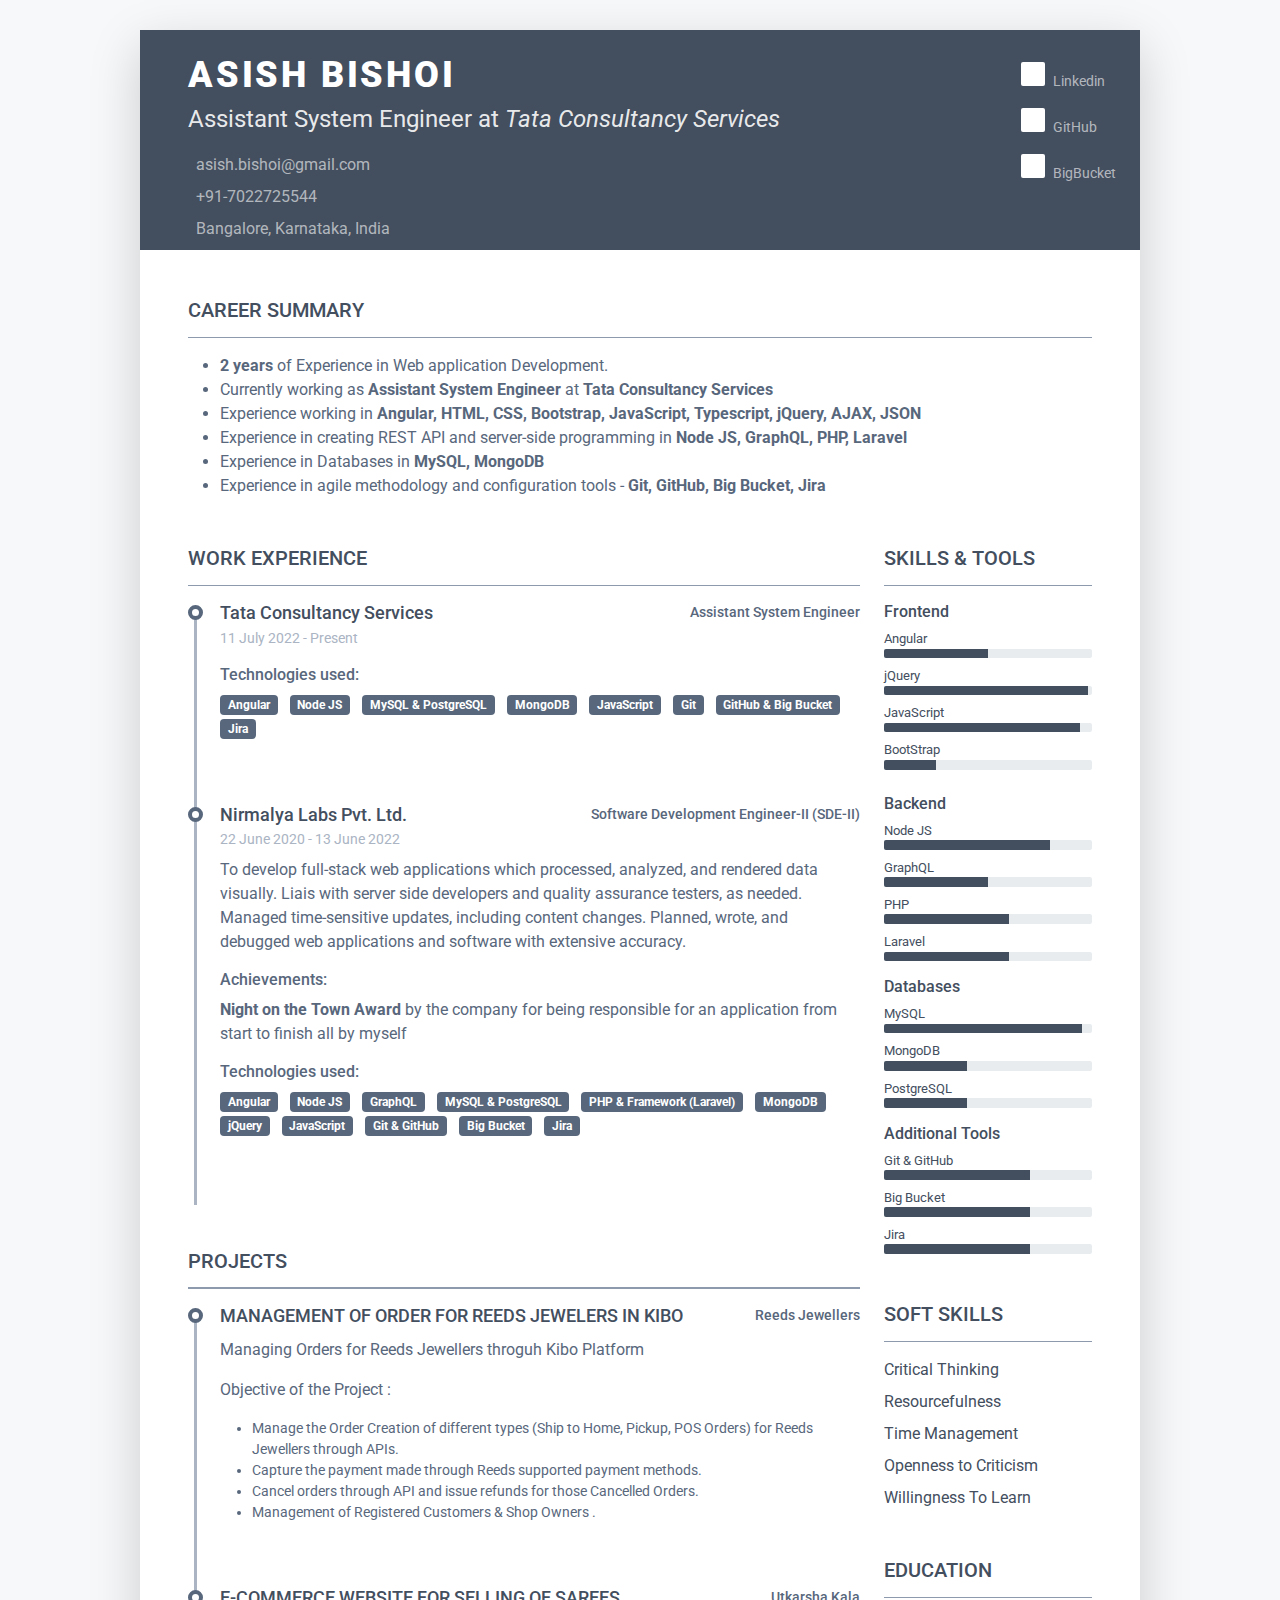
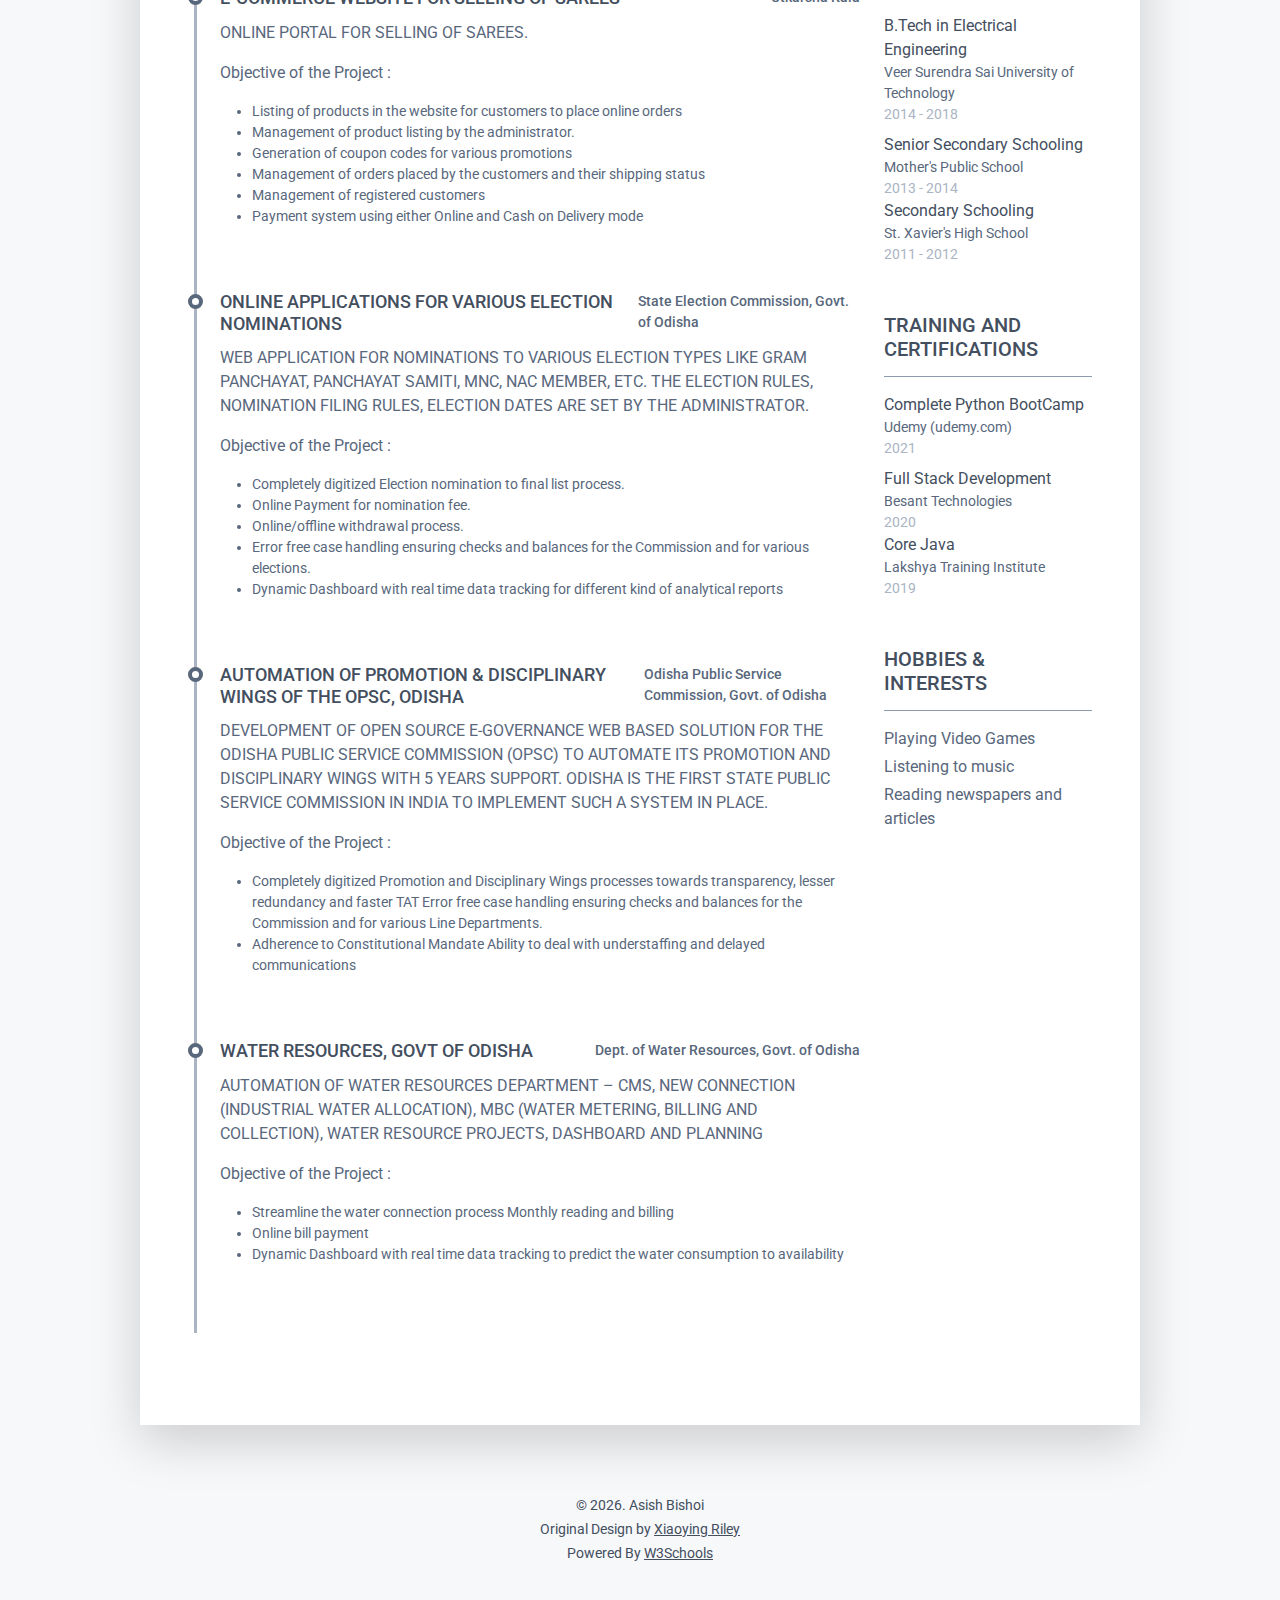
<file: Resume_Asish_B.html>
<!DOCTYPE html>
<html lang="en"> 
<head>
    <title>RESUME ASISH BISHOI</title>
    
    <!-- Meta -->
    <meta charset="utf-8">
    <meta http-equiv="X-UA-Compatible" content="IE=edge">
    <meta name="viewport" content="width=device-width, initial-scale=1.0">
    <meta name="description" content="Responsive Resume Template">
    <meta name="author" content="Xiaoying Riley at 3rd Wave Media">    
    <link rel="shortcut icon" href="my-logo.png"> 
    
    <!-- Google Font -->
    <link href="https://fonts.googleapis.com/css?family=Roboto:300,400,500,700,900" rel="stylesheet">
    
    <!-- FontAwesome JS-->
	<!-- <link rel="stylesheet" href="https://use.fontawesome.com/releases/v5.15.1/css/all.css" integrity="sha384-vp86vTRFVJgpjF9jiIGPEEqYqlDwgyBgEF109VFjmqGmIY/Y4HV4d3Gp2irVfcrp" crossorigin="anonymous"> -->
    <link rel="stylesheet" href="https://cdnjs.cloudflare.com/ajax/libs/font-awesome/6.1.1/css/all.min.css" integrity="sha512-KfkfwYDsLkIlwQp6LFnl8zNdLGxu9YAA1QvwINks4PhcElQSvqcyVLLD9aMhXd13uQjoXtEKNosOWaZqXgel0g==" crossorigin="anonymous" referrerpolicy="no-referrer" />
	<link href="https://cdn.jsdelivr.net/npm/bootstrap@5.1.0/dist/css/bootstrap.min.css" rel="stylesheet" integrity="sha384-KyZXEAg3QhqLMpG8r+8fhAXLRk2vvoC2f3B09zVXn8CA5QIVfZOJ3BCsw2P0p/We" crossorigin="anonymous">   
    <!-- Theme CSS -->  
    <link id="theme-style" rel="stylesheet" href="pillar-1.css">


</head> 

<body>	

    <article class="resume-wrapper text-center position-relative">
	    <div class="resume-wrapper-inner mx-auto text-start bg-white shadow-lg">
		    <header class="resume-header pt-4 pt-md-0">
			    <div class="row">
				    <div class="col-block col-md-auto resume-picture-holder text-center text-md-start">
				        <!-- <img class="picture" src="images/profile.jpg" alt="profile-photo" height="220px" width="220px"> -->
				    </div><!--//col-->
				    <div class="col">
					    <div class="row p-4 justify-content-center justify-content-md-between">
						    <div class="primary-info col-auto">
							    <h1 class="name mt-0 mb-1 text-white text-uppercase text-uppercase">Asish Bishoi</h1>
							    <div class="title mb-3">Assistant System Engineer at <i>Tata Consultancy Services</i></div>
								
							    <ul class="list-unstyled">
								    <li class="mb-2"><a class="text-link" href="javascript:void(0)"><i class="far fa-envelope fa-fw me-2" data-fa-transform="grow-3"></i>asish.bishoi@gmail.com</a></li>
								    <li class="mb-2"><a class="text-link" href="javascript:void(0)"><i class="fas fa-mobile-alt fa-fw me-2" data-fa-transform="grow-6"></i>+91-7022725544</a></li>
									 <li class="mb-2"><a class="text-link" href="javascript:void(0)"><i class="fa-solid fa-location-pin fa-fw me-2" data-fa-transform="grow-6"></i>Bangalore, Karnataka, India</a></li>
                                </ul>
						    </div><!--//primary-info-->
						    <div class="secondary-info col-auto mt-2">
							    <ul class="resume-social list-unstyled">
					                <li class="mb-3"><a class="text-link" href="https://www.linkedin.com/in/asishbishoi24/" target="_blank"><span class="fa-container text-center me-2"><i class="fab fa-linkedin-in fa-fw"></i></span>Linkedin</a></li>
					                <li class="mb-3"><a class="text-link" href="https://github.com/AsishAB" target="_blank"><span class="fa-container text-center me-2" ><i class="fab fa-github-alt fa-fw"></i></span>GitHub</a></li>
									 <li class="mb-3"><a class="text-link" href="https://bitbucket.org/AsishAB/" target="_blank"><span class="fa-container text-center me-2" ><i class="fa-brands fa-bitbucket"></i></span>BigBucket</a></li>
					                
							    </ul>
						    </div><!--//secondary-info-->
					    </div><!--//row-->
					    
				    </div><!--//col-->
			    </div><!--//row-->
		    </header>
		    <div class="resume-body p-5">
			    <section class="resume-section summary-section mb-5">
				    <h2 class="resume-section-title text-uppercase font-weight-bold pb-3 mb-3">Career Summary</h2>
				    <div class="resume-section-content">
					    <p class="mb-0">
                            <ul>
                                <li><b>2 years</b> of Experience in Web application Development.</li>
                                <li>Currently working as <b>Assistant System Engineer</b> at <b>Tata Consultancy Services</b></li>
                                <li>Experience working in <b>Angular, HTML, CSS, Bootstrap, JavaScript, Typescript, jQuery, AJAX, JSON</b></li>
                                <li>Experience in creating REST API and server-side programming in <b>Node JS, GraphQL, PHP, Laravel</b></li>
								<li>Experience in Databases in <b>MySQL, MongoDB</b></li>
                                <li>Experience in agile methodology and configuration tools - <b>Git, GitHub, Big Bucket, Jira </b></li>
                                
                            </ul>
                        </p>
				    </div>
			    </section>
				
			    <div class="row">
				    <div class="col-lg-9">
					    <section class="resume-section experience-section mb-5">
						    <h2 class="resume-section-title text-uppercase font-weight-bold pb-3 mb-3">Work Experience</h2>
						    <div class="resume-section-content">
							    <div class="resume-timeline position-relative">
									 <article class="resume-timeline-item position-relative pb-5">
									    
									    <div class="resume-timeline-item-header mb-2">
										    <div class="d-flex flex-column flex-md-row">
										        <h3 class="resume-position-title font-weight-bold mb-1">Tata Consultancy Services</h3>
										        <div class="resume-company-name ms-auto">Assistant System Engineer</div>
										    </div><!--//row-->
										    <div class="resume-position-time">11 July 2022 - Present</div>
									    </div><!--//resume-timeline-item-header-->
									    <div class="resume-timeline-item-desc">
										    <p>
											</p>
										    <h4 class="resume-timeline-item-desc-heading font-weight-bold" style="display:none;">Achievements:</h4>
										    <p>
											</p> 
										    <!-- <ul>
											    <li>Lorem ipsum dolor sit amet, 80% consectetuer adipiscing elit.</li>
											    <li>At vero eos et accusamus et iusto odio dignissimos.</li>
											    <li>Blanditiis praesentium voluptatum deleniti atque corrupti.</li>
											    <li>Maecenas tempus tellus eget.</li>
										    </ul> -->
										    <h4 class="resume-timeline-item-desc-heading font-weight-bold">Technologies used:</h4>
										    <ul class="list-inline">
												<li class="list-inline-item"><span class="badge bg-secondary badge-pill">Angular</span></li>
												<li class="list-inline-item"><span class="badge bg-secondary badge-pill">Node JS</span></li>
												<li class="list-inline-item"><span class="badge bg-secondary badge-pill">MySQL & PostgreSQL</span></li>
												<li class="list-inline-item"><span class="badge bg-secondary badge-pill">MongoDB</span></li>
											    
											    <li class="list-inline-item"><span class="badge bg-secondary badge-pill">JavaScript</span></li>
											    <li class="list-inline-item"><span class="badge bg-secondary badge-pill">Git</span></li>
								 				<li class="list-inline-item"><span class="badge bg-secondary badge-pill">GitHub & Big Bucket</span></li>
												<li class="list-inline-item"><span class="badge bg-secondary badge-pill">Jira</span></li>
										    </ul>
											   
										 
									    </div><!--//resume-timeline-item-desc-->

								    </article><!--//resume-timeline-item-->

								    <article class="resume-timeline-item position-relative pb-5">
									    
									    <div class="resume-timeline-item-header mb-2">
										    <div class="d-flex flex-column flex-md-row">
										        <h3 class="resume-position-title font-weight-bold mb-1">Nirmalya Labs Pvt. Ltd.</h3>
										        <div class="resume-company-name ms-auto">Software Development Engineer-II (SDE-II)</div>
										    </div><!--//row-->
										    <div class="resume-position-time">22 June 2020 - 13 June 2022</div>
									    </div><!--//resume-timeline-item-header-->
									    <div class="resume-timeline-item-desc">
										    <p>To develop full-stack web applications which processed, analyzed, and rendered data visually. Liais with server side developers and quality assurance testers, as needed. Managed time-sensitive updates, including content changes. Planned, wrote, and debugged web applications and software with extensive accuracy.

											</p>
										    <h4 class="resume-timeline-item-desc-heading font-weight-bold">Achievements:</h4>
										    <p><b>Night on the Town Award</b> by the company for being responsible for an application from start to finish all by myself
											</p> 
										    <!-- <ul>
											    <li>Lorem ipsum dolor sit amet, 80% consectetuer adipiscing elit.</li>
											    <li>At vero eos et accusamus et iusto odio dignissimos.</li>
											    <li>Blanditiis praesentium voluptatum deleniti atque corrupti.</li>
											    <li>Maecenas tempus tellus eget.</li>
										    </ul> -->
										    <h4 class="resume-timeline-item-desc-heading font-weight-bold">Technologies used:</h4>
										    <ul class="list-inline">
												<li class="list-inline-item"><span class="badge bg-secondary badge-pill">Angular</span></li>
												<li class="list-inline-item"><span class="badge bg-secondary badge-pill">Node JS</span></li>
												<li class="list-inline-item"><span class="badge bg-secondary badge-pill">GraphQL</span></li>
												<li class="list-inline-item"><span class="badge bg-secondary badge-pill">MySQL & PostgreSQL</span></li>
											    <li class="list-inline-item"><span class="badge bg-secondary badge-pill">PHP &amp; Framework (Laravel)</span></li>
											    <li class="list-inline-item"><span class="badge bg-secondary badge-pill">MongoDB</span></li>
											    <li class="list-inline-item"><span class="badge bg-secondary badge-pill">jQuery</span></li>
											    <li class="list-inline-item"><span class="badge bg-secondary badge-pill">JavaScript</span></li>
											    <li class="list-inline-item"><span class="badge bg-secondary badge-pill">Git & GitHub</span></li>
								 				<li class="list-inline-item"><span class="badge bg-secondary badge-pill">Big Bucket</span></li>
												 <li class="list-inline-item"><span class="badge bg-secondary badge-pill">Jira</span></li>
										 
										    </ul>
									    </div><!--//resume-timeline-item-desc-->

								    </article><!--//resume-timeline-item-->
							
								    
								    
							    </div><!--//resume-timeline-->
						  </div>
					    </section>
						<!--//experience-section-->
						<section class="resume-section experience-section mb-5">
						    <h2 class="resume-section-title text-uppercase font-weight-bold pb-3 mb-3">Projects</h2>
						    <div class="resume-section-content">
							    <div class="resume-timeline position-relative">
									<article class="resume-timeline-item position-relative pb-5">
									    
									    <div class="resume-timeline-item-header mb-2">
										    <div class="d-flex flex-column flex-md-row">
										        <h3 class="resume-position-title font-weight-bold mb-1">MANAGEMENT OF ORDER FOR REEDS JEWELERS IN KIBO</h3>
										        <div class="resume-company-name ms-auto">Reeds Jewellers</div>
										    </div><!--//row-->
										    
									    </div><!--//resume-timeline-item-header-->
									    <div class="resume-timeline-item-desc">
										    <p>Managing Orders for Reeds Jewellers throguh Kibo Platform
											</p>
											<p>
												Objective of the Project :
											</p>
											<small>
												<ul>
													<li>Manage the Order Creation of different types (Ship to Home, Pickup, POS Orders) for Reeds Jewellers through APIs.</li> 
													<li>Capture the payment made through Reeds supported payment methods.</li>
													<li>Cancel orders through API and issue refunds for those Cancelled Orders.</li>
													<li>Management of Registered Customers & Shop Owners .</li>
													
												</ul>
											</small>
										</div>

								    </article>
									<article class="resume-timeline-item position-relative pb-5">
									    
									    <div class="resume-timeline-item-header mb-2">
										    <div class="d-flex flex-column flex-md-row">
										        <h3 class="resume-position-title font-weight-bold mb-1">E-COMMERCE WEBSITE FOR SELLING OF SAREES</h3>
										        <div class="resume-company-name ms-auto">Utkarsha Kala</div>
										    </div><!--//row-->
										    
									    </div><!--//resume-timeline-item-header-->
									    <div class="resume-timeline-item-desc">
										    <p>ONLINE PORTAL FOR SELLING OF SAREES. 
											</p>
											<p>
												Objective of the Project :
											</p>
											<small>
												<ul>
													<li>Listing of products in the website for customers to place online orders</li> 
													<li>Management of product listing by the administrator.</li>
													<li>Generation of coupon codes for various promotions</li>
													<li>Management of orders placed by the customers and their shipping status</li>
													<li>Management of registered customers</li>
													<li>Payment system using either Online and Cash on Delivery mode</li>
												</ul>
											</small>
										</div>

								    </article>
								    <article class="resume-timeline-item position-relative pb-5">
									    
									    <div class="resume-timeline-item-header mb-2">
										    <div class="d-flex flex-column flex-md-row">
										        <h3 class="resume-position-title font-weight-bold mb-1">ONLINE APPLICATIONS FOR VARIOUS ELECTION NOMINATIONS</h3>
										        <div class="resume-company-name ms-auto">State Election Commission, Govt. of Odisha</div>
										    </div><!--//row-->
										    
									    </div><!--//resume-timeline-item-header-->
									    <div class="resume-timeline-item-desc">
										    <p>WEB APPLICATION FOR NOMINATIONS TO VARIOUS
												ELECTION TYPES LIKE GRAM PANCHAYAT, PANCHAYAT SAMITI, MNC, NAC MEMBER, ETC. THE ELECTION RULES,
												NOMINATION FILING RULES, ELECTION DATES ARE SET BY THE ADMINISTRATOR.
											</p>
											<p>
												Objective of the Project :
											</p>
											<small>
												<ul>
													<li>Completely digitized Election nomination to final list process.</li> 
													<li>Online Payment for nomination fee.</li>
													<li>Online/offline withdrawal process.</li>
													<li>Error free case handling ensuring checks and balances for the Commission and for various elections.</li>
													<li>Dynamic Dashboard with real time data tracking for different kind of analytical reports</li>
												</ul>
											</small>
										    
										    
									    </div>

								    </article>
									<article class="resume-timeline-item position-relative pb-5">
									    
									    <div class="resume-timeline-item-header mb-2">
										    <div class="d-flex flex-column flex-md-row">
										        <h3 class="resume-position-title font-weight-bold mb-1">AUTOMATION OF PROMOTION & DISCIPLINARY WINGS OF THE OPSC, ODISHA</h3>
										        <div class="resume-company-name ms-auto">Odisha Public Service Commission, Govt. of Odisha</div>
										    </div><!--//row-->
										    
									    </div><!--//resume-timeline-item-header-->
									    <div class="resume-timeline-item-desc">
										    <p>DEVELOPMENT OF OPEN SOURCE E-GOVERNANCE WEB BASED SOLUTION
												FOR THE ODISHA PUBLIC SERVICE COMMISSION (OPSC) TO AUTOMATE ITS PROMOTION AND DISCIPLINARY WINGS WITH 5 YEARS SUPPORT. ODISHA
												IS THE FIRST STATE PUBLIC SERVICE COMMISSION IN INDIA TO
												IMPLEMENT SUCH A SYSTEM IN PLACE. 
											</p>
											<p>
												Objective of the Project :
											</p>
											<small>
												<ul>
													<li>Completely digitized Promotion and Disciplinary Wings processes towards transparency, lesser redundancy and faster TAT Error free case handling
														ensuring checks and balances for the Commission and for various Line Departments.</li>
													<li>Adherence to Constitutional Mandate Ability to deal with understaffing and delayed communications</li>

												</ul>
											</small>
										    
										    
									    </div>

								    </article>
									
									<article class="resume-timeline-item position-relative pb-5">
									    
									    <div class="resume-timeline-item-header mb-2">
										    <div class="d-flex flex-column flex-md-row">
										        <h3 class="resume-position-title font-weight-bold mb-1">WATER RESOURCES, GOVT OF ODISHA</h3>
										        <div class="resume-company-name ms-auto">Dept. of Water Resources, Govt. of Odisha</div>
										    </div><!--//row-->
										    
									    </div><!--//resume-timeline-item-header-->
									    <div class="resume-timeline-item-desc">
										    <p>AUTOMATION OF WATER RESOURCES DEPARTMENT – CMS, NEW
												CONNECTION (INDUSTRIAL WATER ALLOCATION), MBC (WATER METERING, BILLING AND COLLECTION), WATER
												RESOURCE PROJECTS, DASHBOARD AND PLANNING
											</p>
											<p>
												Objective of the Project :
											</p>
											<small>
												<ul>
													<li>Streamline the water connection process Monthly reading and billing</li>
													<li>Online bill payment</li>
													<li>Dynamic Dashboard with real time data tracking to predict the water consumption to availability</li>

												</ul>
											</small>
										    
										    
									    </div>

								    </article>
								
							    </div>
						  </div>
					    </section>
				    </div>
					<div class="col-lg-3">
					    <section class="resume-section skills-section mb-5">
						    <h2 class="resume-section-title text-uppercase font-weight-bold pb-3 mb-3">Skills &amp; Tools</h2>
						    <div class="resume-section-content">
						        <div class="resume-skill-item">
							        <h4 class="resume-skills-cat font-weight-bold">Frontend</h4>
							        <ul class="list-unstyled mb-4">
										<li class="mb-2">
								            <div class="resume-skill-name">Angular</div>
									        <div class="progress resume-progress">
											    <div class="progress-bar theme-progress-bar-dark" role="progressbar" style="width: 50%" aria-valuenow="25" aria-valuemin="0" aria-valuemax="100"></div>
											</div>
								        </li>
								        <li class="mb-2">
								            <div class="resume-skill-name">jQuery</div>
									        <div class="progress resume-progress">
											    <div class="progress-bar theme-progress-bar-dark" role="progressbar" style="width: 98%" aria-valuenow="25" aria-valuemin="0" aria-valuemax="100"></div>
											</div>
								        </li>
								        <li class="mb-2">
								            <div class="resume-skill-name">JavaScript</div>
									        <div class="progress resume-progress">
											    <div class="progress-bar theme-progress-bar-dark" role="progressbar" style="width: 94%" aria-valuenow="25" aria-valuemin="0" aria-valuemax="100"></div>
											</div>
								        </li>
								        <li class="mb-2">
								            <div class="resume-skill-name">BootStrap</div>
									        <div class="progress resume-progress">
											    <div class="progress-bar theme-progress-bar-dark" role="progressbar" style="width: 25%" aria-valuenow="25" aria-valuemin="0" aria-valuemax="100"></div>
											</div>
								        </li>
								        
							        </ul>
						        </div><!--//resume-skill-item-->
						        
						        <div class="resume-skill-item">
						            <h4 class="resume-skills-cat font-weight-bold">Backend</h4>
							        <ul class="list-unstyled">
										<li class="mb-2">
								            <div class="resume-skill-name">Node JS</div>
									        <div class="progress resume-progress">
											    <div class="progress-bar theme-progress-bar-dark" role="progressbar" style="width: 80%" aria-valuenow="80" aria-valuemin="0" aria-valuemax="100"></div>
											</div>
								        </li>
										<li class="mb-2">
								            <div class="resume-skill-name">GraphQL</div>
									        <div class="progress resume-progress">
											    <div class="progress-bar theme-progress-bar-dark" role="progressbar" style="width: 50%" aria-valuenow="50" aria-valuemin="0" aria-valuemax="100"></div>
											</div>
								        </li>
								        <li class="mb-2">
								            <div class="resume-skill-name">PHP</div>
									        <div class="progress resume-progress">
											    <div class="progress-bar theme-progress-bar-dark" role="progressbar" style="width: 60%" aria-valuenow="60" aria-valuemin="0" aria-valuemax="100"></div>
											</div>
								        </li>
								        <li class="mb-2">
								            <div class="resume-skill-name">Laravel</div>
									        <div class="progress resume-progress">
											    <div class="progress-bar theme-progress-bar-dark" role="progressbar" style="width: 60%" aria-valuenow="60" aria-valuemin="0" aria-valuemax="100"></div>
											</div>
								        </li>
								        
							        </ul>
						        </div><!--//resume-skill-item-->
								<div class="resume-skill-item">
						            <h4 class="resume-skills-cat font-weight-bold">Databases</h4>
							        <ul class="list-unstyled">
										
								        <li class="mb-2">
								            <div class="resume-skill-name">MySQL</div>
									        <div class="progress resume-progress">
											    <div class="progress-bar theme-progress-bar-dark" role="progressbar" style="width: 95%" aria-valuenow="25" aria-valuemin="0" aria-valuemax="100"></div>
											</div>
								        </li>
										<li class="mb-2">
								            <div class="resume-skill-name">MongoDB</div>
									        <div class="progress resume-progress">
											    <div class="progress-bar theme-progress-bar-dark" role="progressbar" style="width: 40%" aria-valuenow="25" aria-valuemin="0" aria-valuemax="100"></div>
											</div>
								        </li>
								        <li class="mb-2">
								            <div class="resume-skill-name">PostgreSQL</div>
									        <div class="progress resume-progress">
											    <div class="progress-bar theme-progress-bar-dark" role="progressbar" style="width: 40%" aria-valuenow="25" aria-valuemin="0" aria-valuemax="100"></div>
											</div>
								        </li>
								        
							        </ul>
						        </div><!--//resume-skill-item-->
								<div class="resume-skill-item">
						            <h4 class="resume-skills-cat font-weight-bold">Additional Tools</h4>
							        <ul class="list-unstyled">
										
								        <li class="mb-2">
								            <div class="resume-skill-name">Git & GitHub</div>
									        <div class="progress resume-progress">
											    <div class="progress-bar theme-progress-bar-dark" role="progressbar" style="width: 70%" aria-valuenow="70" aria-valuemin="0" aria-valuemax="100"></div>
											</div>
								        </li>
										 <li class="mb-2">
								            <div class="resume-skill-name">Big Bucket</div>
									        <div class="progress resume-progress">
											    <div class="progress-bar theme-progress-bar-dark" role="progressbar" style="width: 70%" aria-valuenow="70" aria-valuemin="0" aria-valuemax="100"></div>
											</div>
								        </li>
										<li class="mb-2">
								            <div class="resume-skill-name">Jira</div>
									        <div class="progress resume-progress">
											    <div class="progress-bar theme-progress-bar-dark" role="progressbar" style="width: 70%" aria-valuenow="70" aria-valuemin="0" aria-valuemax="100"></div>
											</div>
								        </li>
								        
								        
							        </ul>
						        </div><!--//resume-skill-item-->
						        
						    </div><!--resume-section-content-->
					    </section><!--//skills-section-->
						<section class="resume-section language-section mb-5">
						    <h2 class="resume-section-title text-uppercase font-weight-bold pb-3 mb-3">Soft Skills</h2>
						    <div class="resume-section-content">
							    <ul class="list-unstyled resume-lang-list">
								    <li class="mb-2"><span class="resume-lang-name font-weight-bold">Critical Thinking </span> </li>
								    <li class="mb-2 align-middle"><span class="resume-lang-name font-weight-bold">Resourcefulness </span></li>
								    <li class="mb-2 align-middle"><span class="resume-lang-name font-weight-bold"><span class="resume-lang-name font-weight-bold"></span>Time Management</span> </li>
									<li class="mb-2 align-middle"><span class="resume-lang-name font-weight-bold"><span class="resume-lang-name font-weight-bold"></span>Openness to Criticism</span> </li>
									<li class="mb-2 align-middle"><span class="resume-lang-name font-weight-bold"><span class="resume-lang-name font-weight-bold"></span>Willingness To Learn</span> </li>
							    </ul>
						    </div>
					    </section><!--//softskill-section-->
					    <section class="resume-section education-section mb-5">
						    <h2 class="resume-section-title text-uppercase font-weight-bold pb-3 mb-3">Education</h2>
						    <div class="resume-section-content">
							    <ul class="list-unstyled">
								    <li class="mb-2">
								        <div class="resume-degree font-weight-bold">B.Tech in Electrical Engineering</div>
								        <div class="resume-degree-org">Veer Surendra Sai University of Technology</div>
								        <div class="resume-degree-time">2014 - 2018</div>
								    </li>
								    <li>
								        <div class="resume-degree font-weight-bold">Senior Secondary Schooling</div>
								        <div class="resume-degree-org">Mother's Public School</div>
								        <div class="resume-degree-time">2013 - 2014</div>
								    </li>
									<li>
								        <div class="resume-degree font-weight-bold">Secondary Schooling</div>
								        <div class="resume-degree-org">St. Xavier's High School</div>
								        <div class="resume-degree-time">2011 - 2012</div>
								    </li>
							    </ul>
						    </div>
					    </section><!--//education-section-->
						<section class="resume-section education-section mb-5">
						    <h2 class="resume-section-title text-uppercase font-weight-bold pb-3 mb-3">Training and Certifications</h2>
						    <div class="resume-section-content">
							    <ul class="list-unstyled">
								    <li class="mb-2">
								        <div class="resume-degree font-weight-bold">Complete Python BootCamp</div>
								        <div class="resume-degree-org">Udemy (udemy.com)</div>
								        <div class="resume-degree-time">2021</div>
								    </li>
								    <li>
								        <div class="resume-degree font-weight-bold">Full Stack Development</div>
								        <div class="resume-degree-org">Besant Technologies</div>
								        <div class="resume-degree-time">2020</div>
								    </li>
									<li>
								        <div class="resume-degree font-weight-bold">Core Java</div>
								        <div class="resume-degree-org">Lakshya Training Institute</div>
								        <div class="resume-degree-time">2019</div>
								    </li>
							    </ul>
						    </div>
					    </section><!--//training and certification-section-->

					    <!-- <section class="resume-section reference-section mb-5">
						    <h2 class="resume-section-title text-uppercase font-weight-bold pb-3 mb-3">Awards</h2>
						    <div class="resume-section-content">
							    <ul class="list-unstyled resume-awards-list">
								    <li class="mb-2 ps-4 position-relative">
								        <i class="resume-award-icon fas fa-trophy position-absolute" data-fa-transform="shrink-2"></i>
								        <div class="resume-award-name">Award Name Lorem</div>
								        <div class="resume-award-desc">Award desc goes here, ultricies nec, pellentesque eu, pretium quis, sem. Nulla consequat massa quis enim. Donec pede justo.</div>
								    </li>
								    <li class="mb-0 ps-4 position-relative">
								        <i class="resume-award-icon fas fa-trophy position-absolute" data-fa-transform="shrink-2"></i>
								        <div class="resume-award-name">Award Name Ipsum</div>
								        <div class="resume-award-desc">Award desc goes here, ultricies nec, pellentesque.</div>
								    </li>
							    </ul>
						    </div>
					    </section> -->
						<!--//interests-section-->
					    
					    <section class="resume-section interests-section mb-5">
						    <h2 class="resume-section-title text-uppercase font-weight-bold pb-3 mb-3">Hobbies &amp; Interests</h2>
						    <div class="resume-section-content">
							    <ul class="list-unstyled">
								    <li class="mb-1">Playing Video Games</li>
								    <li class="mb-1">Listening to music</li>
								    <li class="mb-1">Reading newspapers and articles</li>
							    </ul>
						    </div>
					    </section><!--//interests-section-->
					    
				    </div>
					<div class="col-lg-9">

					</div>
				    
			    </div><!--//row-->
		    </div><!--//resume-body-->
		    
		    
	    </div>
    </article> 

    
    <footer class="footer text-center pt-2 pb-5">
	    <small class="copyright">&copy; <script type="text/javascript">document.write( new Date().getFullYear() );</script>. Asish Bishoi</small><br>
        <small class="copyright">Original Design by <a href="http://themes.3rdwavemedia.com" target="_blank">Xiaoying Riley</a></small><br>
		<small class="copyright">Powered By <a href="https://www.w3schools.com/" target="_blank">W3Schools</a></small>
    </footer>

    
	<script src="https://cdn.jsdelivr.net/npm/bootstrap@5.1.0/dist/js/bootstrap.bundle.min.js" integrity="sha384-U1DAWAznBHeqEIlVSCgzq+c9gqGAJn5c/t99JyeKa9xxaYpSvHU5awsuZVVFIhvj" crossorigin="anonymous"></script>
</body>
</html>
</file>
